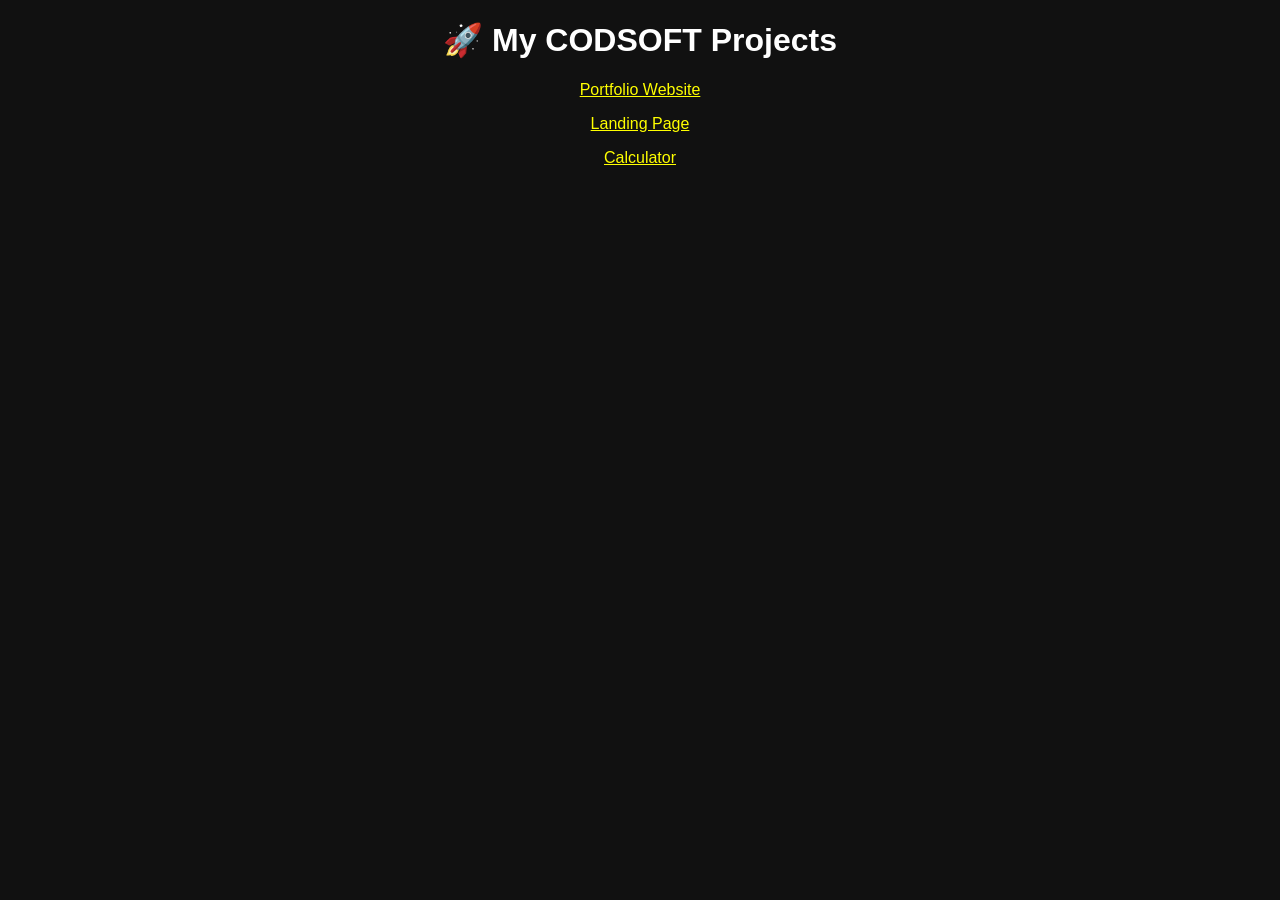
<file: index.html>
<!DOCTYPE html>
<html>
<head>
    <title>My Projects</title>
</head>
<body style="text-align:center; font-family:Arial; background:#111; color:white;">

<h1>🚀 My CODSOFT Projects</h1>

<p><a href="portfolio/index.html" style="color:yellow;">Portfolio Website</a></p>

<p><a href="Landingpage/index.html" style="color:yellow;">Landing Page</a></p>

<p><a href="Basic Web Calculator/index.html" style="color:yellow;">Calculator</a></p>


</body>
</html>
</file>
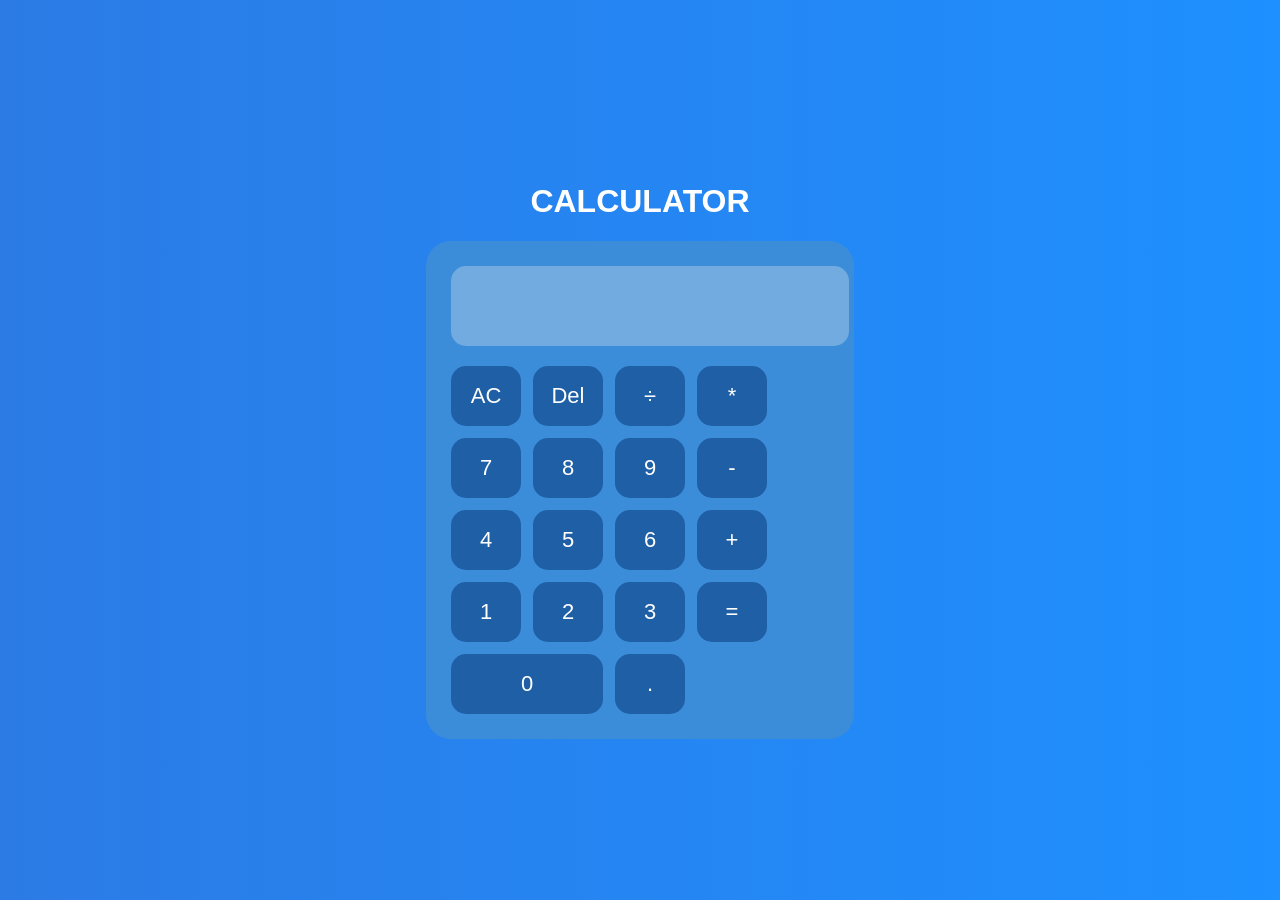
<file: Basic Web Calculator/index.html>
<!--
Project Name: Basic Calculator
Technologies Used: HTML, CSS, JavaScript
Description:
This project is a simple calculator that performs
addition, subtraction, multiplication and division
operations using JavaScript event handling.
-->
<!DOCTYPE html>
<html>

<head>
    <title>Simple Calculator</title>
    <link rel="stylesheet" href="cal.css">
</head>

<body>

    <div class="container">

        <h1>CALCULATOR</h1>

        <div class="calculator">

            <input type="text" id="display" disabled>

            <div class="buttons">
            <button onclick="ClrDis()">AC</button>
            <button onclick="DelLast()">Del</button>
            <button onclick="btnClick('/')">÷</button>
            <button onclick="btnClick('*')">*</button>

            <button onclick="btnClick('7')">7</button>
            <button onclick="btnClick('8')">8</button>
            <button onclick="btnClick('9')">9</button>
            <button onclick="btnClick('-')">-</button>

            <button onclick="btnClick('4')">4</button>
            <button onclick="btnClick('5')">5</button>
            <button onclick="btnClick('6')">6</button>
            <button onclick="btnClick('+')">+</button>

            <button onclick="btnClick('1')">1</button>
            <button onclick="btnClick('2')">2</button>
            <button onclick="btnClick('3')">3</button>
            <button onclick="calculate()">=</button>

            <button onclick="btnClick('0')" class="zero">0</button>
            <button onclick="btnClick('.')">.</button>
            </div>

        </div>

    </div>

<script src="cal.js"></script>

</body>
</html>
</file>
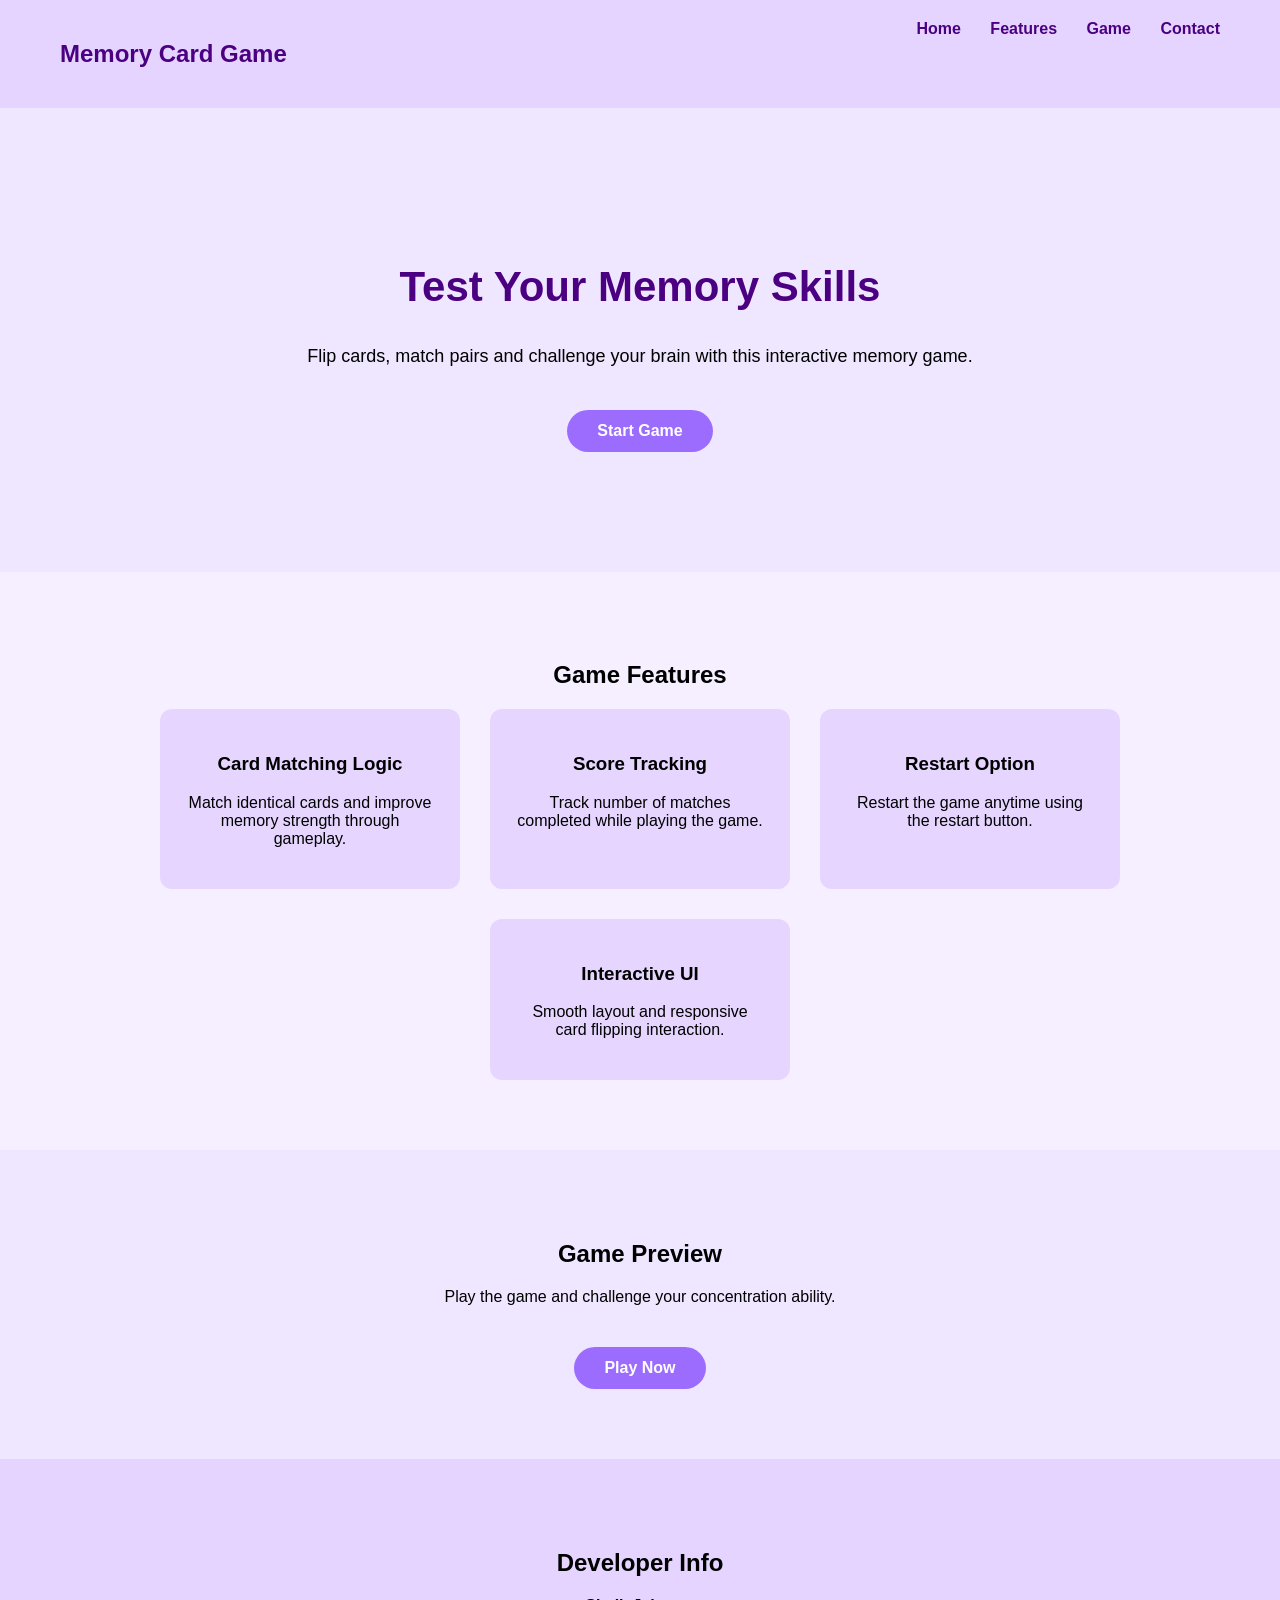
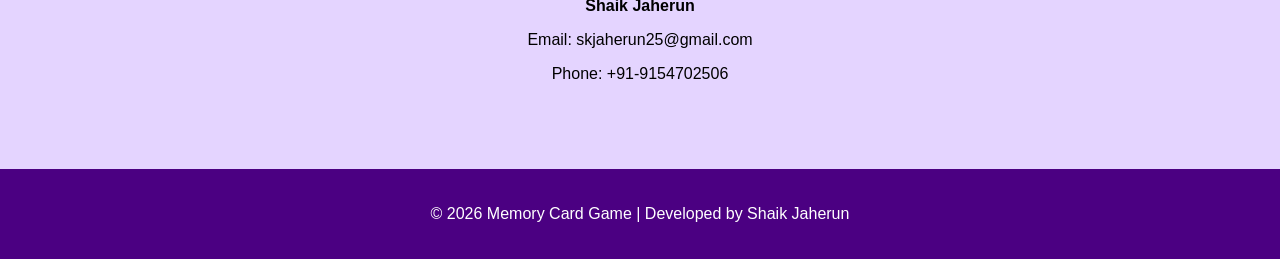
<file: Landingpage/index.html>
<!DOCTYPE html>
<html>

<head>

<title>Memory Card Game</title>

<link rel="stylesheet" href="lp.css">

</head>


<body>


<!-- HEADER -->

<header>

<h2 class="logo">Memory Card Game</h2>

<nav>

<a href="#">Home</a>
<a href="#features">Features</a>
<a href="#game">Game</a>
<a href="#contact">Contact</a>

</nav>

</header>



<!-- HERO SECTION -->

<section class="hero">

<h1>Test Your Memory Skills</h1>

<p>

Flip cards, match pairs and challenge your brain with this interactive memory game.

</p>

<a href="memorycard.html" class="btn">Start Game</a>

</section>



<!-- FEATURES SECTION -->

<section id="features" class="features">

<h2>Game Features</h2>


<div class="feature-container">


<div class="card">

<h3>Card Matching Logic</h3>

<p>

Match identical cards and improve memory strength through gameplay.

</p>

</div>



<div class="card">

<h3>Score Tracking</h3>

<p>

Track number of matches completed while playing the game.

</p>

</div>



<div class="card">

<h3>Restart Option</h3>

<p>

Restart the game anytime using the restart button.

</p>

</div>



<div class="card">

<h3>Interactive UI</h3>

<p>

Smooth layout and responsive card flipping interaction.

</p>

</div>


</div>

</section>



<!-- GAME PREVIEW SECTION -->

<section id="game" class="preview">

<h2>Game Preview</h2>

<p>

Play the game and challenge your concentration ability.

</p>

<a href="memorycard.html" class="btn">Play Now</a>

</section>



<!-- CONTACT SECTION -->

<section id="contact" class="contact">

<h2>Developer Info</h2>

<p><b>Shaik Jaherun</b></p>

<p>Email: skjaherun25@gmail.com</p>

<p>Phone: +91-9154702506</p>

</section>



<!-- FOOTER -->

<footer>

<p>© 2026 Memory Card Game | Developed by Shaik Jaherun</p>

</footer>


</body>

</html>
</file>
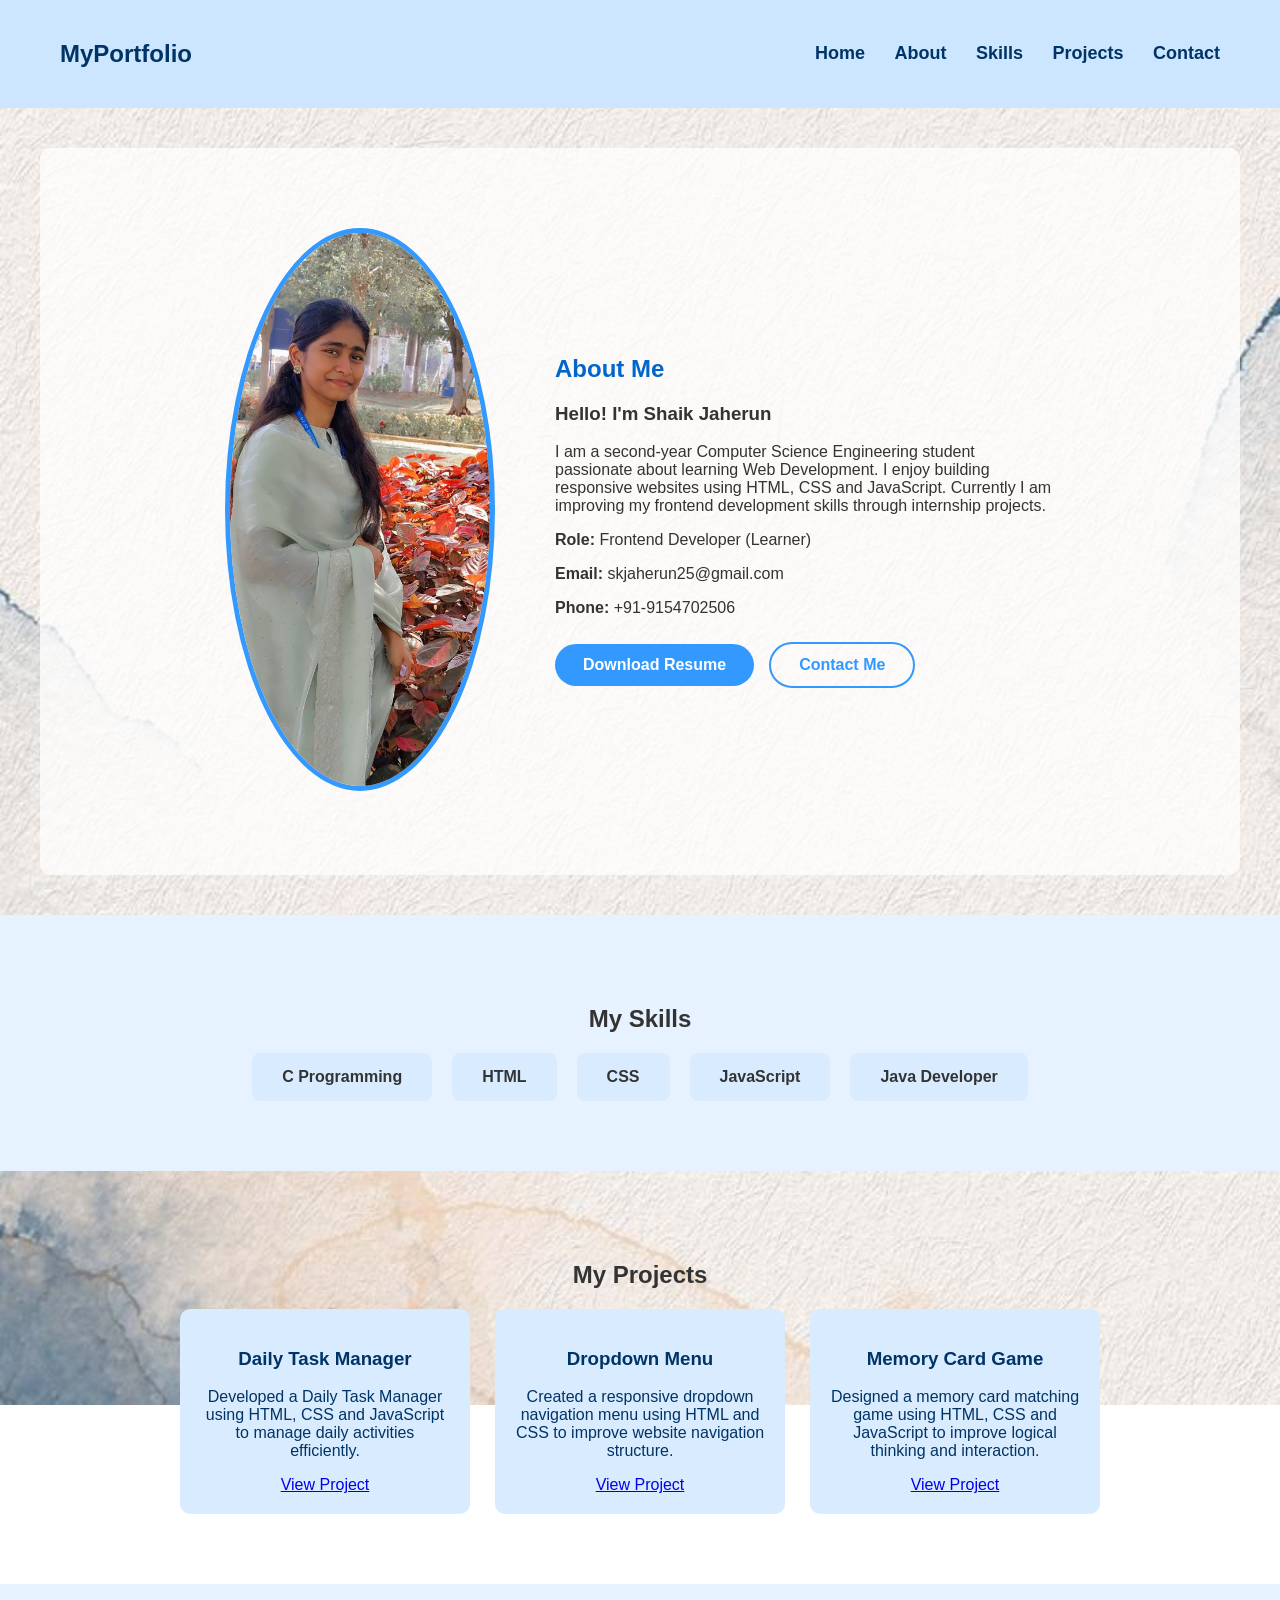
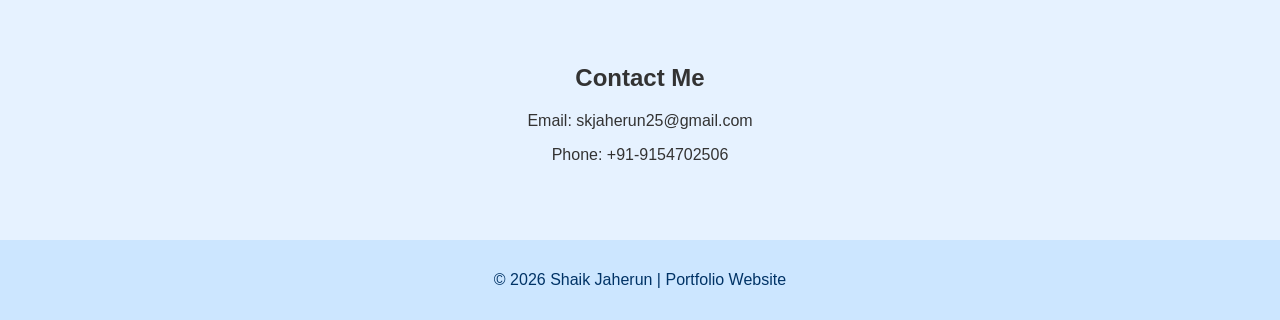
<file: portfolio/index.html>
<!DOCTYPE html>
<html>

<head>

<title>My Portfolio</title>

<link rel="stylesheet" href="pro.css">

</head>


<body>


<!-- HEADER -->

<header>

<div class="logo">

<h2>MyPortfolio</h2>

</div>

<nav>

<a href="#">Home</a>
<a href="#about">About</a>
<a href="#skills">Skills</a>
<a href="#projects">Projects</a>
<a href="#contact">Contact</a>

</nav>

</header>



<!-- ABOUT SECTION -->

<section id="about" class="about">


<div class="about-img">

<img src="mypic project.jpg">

</div>



<div class="about-text">

<h2>About Me</h2>

<h3>Hello! I'm Shaik Jaherun</h3>

<p>

I am a second-year Computer Science Engineering student passionate about learning
Web Development. I enjoy building responsive websites using HTML, CSS and JavaScript.
Currently I am improving my frontend development skills through internship projects.

</p>


<div class="about-details">

<p><b>Role:</b> Frontend Developer (Learner)</p>

<p><b>Email:</b> skjaherun25@gmail.com</p>

<p><b>Phone:</b> +91-9154702506</p>

</div>


<div class="about-buttons">

<a href="resume.pdf" class="btn">Download Resume</a>

<a href="#contact" class="btn contact-btn">Contact Me</a>

</div>


</div>

</section>



<!-- SKILLS SECTION -->

<section id="skills" class="skills">

<h2>My Skills</h2>


<div class="skills-box">

<div class="skill">C Programming</div>
<div class="skill">HTML</div>
<div class="skill">CSS</div>
<div class="skill">JavaScript</div>
<div class="skill">Java Developer</div>

</div>


</section>



<!-- PROJECTS SECTION -->

<section id="projects" class="projects">

<h2 align="center">My Projects</h2>


<div class="projects-container">

<div class="project-card">

<h3>Daily Task Manager</h3>

<p>
Developed a Daily Task Manager using HTML, CSS and JavaScript
to manage daily activities efficiently.
</p>

<a href="https://github.com/shaikjaherun/Dailytaskmanager"
target="_blank" class="project-link">View Project
</a>

</div>

<div class="project-card">

<h3>Dropdown Menu</h3>

<p>
Created a responsive dropdown navigation menu using HTML
and CSS to improve website navigation structure.
</p>

<a href="https://github.com/shaikjaherun/Dropdownmenu"
target="_blank" class="project-link">
View Project
</a>

</div>

<div class="project-card">

<h3>Memory Card Game</h3>

<p>
Designed a memory card matching game using HTML, CSS and JavaScript
to improve logical thinking and interaction.
</p>

<a href="https://github.com/shaikjaherun/Memorycardgame"
target="_blank" class="project-link">View Project
</a>

</div>

</section>



<!-- CONTACT SECTION -->

<section id="contact" class="contact">

<h2>Contact Me</h2>

<p>Email: skjaherun25@gmail.com</p>

<p>Phone: +91-9154702506</p>

</section>



<!-- FOOTER -->

<footer>

<p>© 2026 Shaik Jaherun | Portfolio Website</p>

</footer>



</body>

</html>
</file>
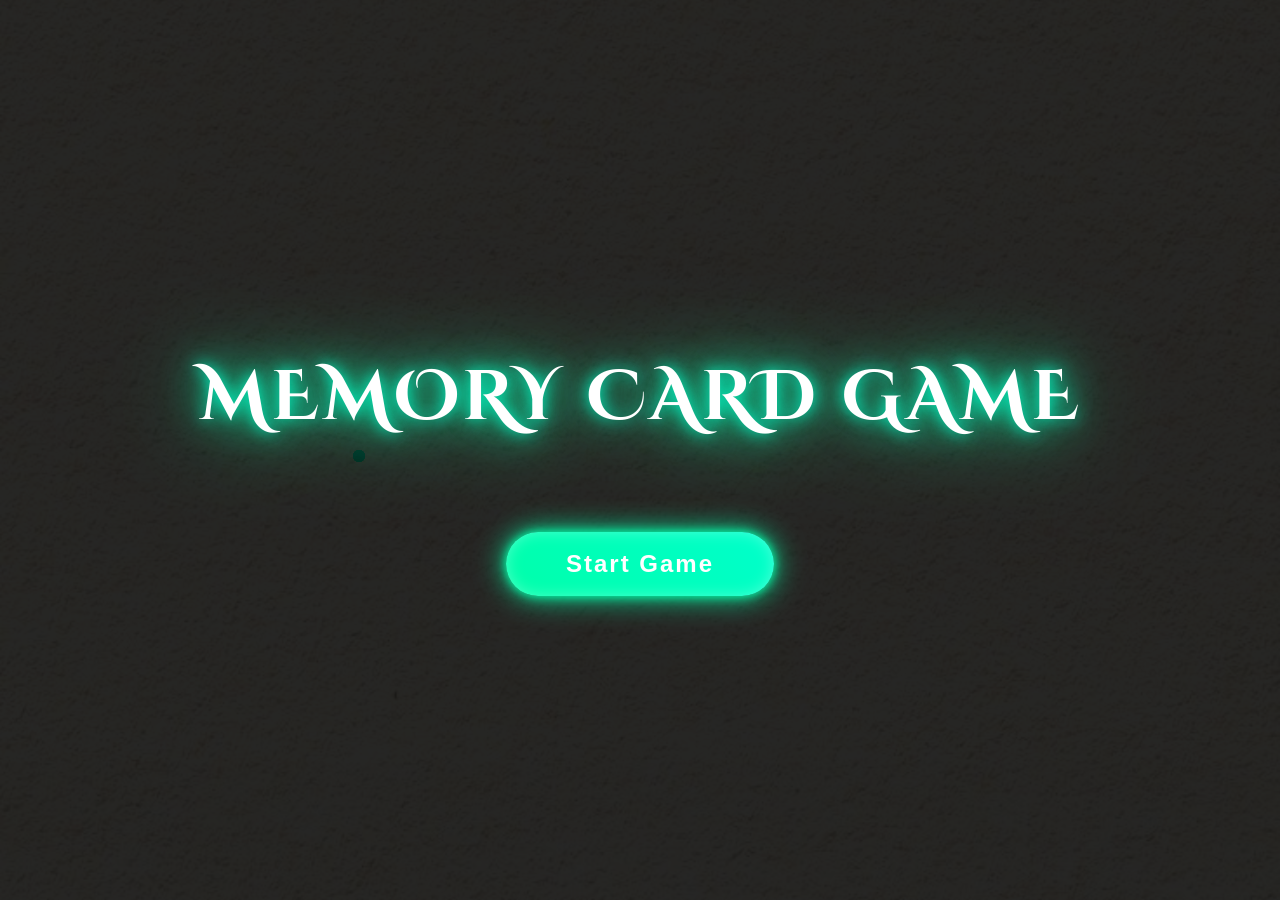
<file: Landingpage/memorycard.html>
<!DOCTYPE html>
<html>

<head>

<title>Memory Card Game</title>

<link rel="stylesheet" href="memorycard.css">

<link href="https://fonts.googleapis.com/css2?family=Cinzel+Decorative:wght@700&display=swap" rel="stylesheet">

</head>

<body>


<!-- FLOATING LIGHTS -->

<div class="lights">

<span></span><span></span><span></span><span></span>
<span></span><span></span><span></span><span></span>

</div>


<!-- START SCREEN -->

<div id="startScreen">

<h1 class="startTitle">MEMORY CARD GAME</h1>

<button class="startBtn" onclick="startGame()">

Start Game

</button>

</div>


<!-- RESTART BUTTON -->

<button id="restartBtn" class="restartBtn" onclick="restartGame()">

Restart Game

</button>


<!-- GAME CONTAINER -->

<div id="gameContainer">

<h1 class="title">Memory Card Game</h1>

<div id="matchCounter">Matches: 0 / 8</div>

<div id="gameBoard"></div>

</div>


<!-- WIN SCREEN -->

<div id="winScreen">

<div class="winBox">

🎉 YOU WON 🎉

<br><br>

<button class="startBtn" onclick="playAgain()">

Play Again

</button>

</div>

</div>


<script src="memorycard.js"></script>

</body>
</html>
</file>
<file: Basic Web Calculator/cal.css>
body {

    margin: 0;
    height: 100vh;
    display: flex;
    justify-content: center;
    align-items: center;

    background: linear-gradient(to right, #2c7be5, #1e90ff);

    font-family: Arial;

}

.container {

    text-align: center;

}

h1 {

    color: white;

}

.calculator {

    background: #3c8dd9;
    padding: 25px;
    border-radius: 25px;

}

#display {

    width: 100%;
    height: 60px;

    font-size: 28px;

    border-radius: 15px;

    border: none;

    margin-bottom: 20px;

    text-align: right;

    padding: 10px;

}

.buttons {

    display: grid;

    grid-template-columns: repeat(4, 70px);

    gap: 12px;

}

button {

    height: 60px;

    font-size: 22px;

    border: none;

    border-radius: 15px;

    background: #1f5fa6;

    color: white;

    cursor: pointer;

}

button:hover {

    background: #341785;

}

.zero {

    grid-column: span 2;

}
</file>
<file: Landingpage/lp.css>
/* BODY */

body{

margin:0;

font-family:Arial;

background:#f6efff;

}



/* HEADER */

header{

display:flex;

justify-content:space-between;

padding:20px 60px;

background:#e4d4ff;

}


.logo{

color:#4b0082;

}


nav a{

text-decoration:none;

margin-left:25px;

color:#4b0082;

font-weight:bold;

}



/* HERO SECTION */

.hero{

text-align:center;

padding:120px 20px;

background:#efe6ff;

}


.hero h1{

font-size:42px;

color:#4b0082;

}


.hero p{

font-size:18px;

margin-top:10px;

}



/* BUTTON */

.btn{

display:inline-block;

margin-top:25px;

padding:12px 30px;

background:#9c6cff;

color:white;

text-decoration:none;

border-radius:25px;

font-weight:bold;

}


.btn:hover{

background:#7a4ddb;

}



/* FEATURES */

.features{

padding:70px;

text-align:center;

}


.feature-container{

display:flex;

justify-content:center;

gap:30px;

flex-wrap:wrap;

}


.card{

background:#e6d6ff;

padding:25px;

width:250px;

border-radius:12px;

transition:0.3s;

}


.card:hover{

transform:translateY(-5px);

}



/* GAME PREVIEW */

.preview{

padding:70px;

text-align:center;

background:#efe6ff;

}



/* CONTACT */

.contact{

padding:70px;

text-align:center;

background:#e4d4ff;

}



/* FOOTER */

footer{

padding:20px;

text-align:center;

background:#4b0082;

color:white;

}



/* MOBILE RESPONSIVE */

@media(max-width:768px){

header{

flex-direction:column;

}


nav{

margin-top:10px;

}


.feature-container{

flex-direction:column;

align-items:center;

}

}
</file>
<file: portfolio/pro.css>
/* SMOOTH SCROLL */

html{
scroll-behavior:smooth;
}


/* BODY BACKGROUND IMAGE */

body{

margin:0;

font-family:Arial;

background-image:url("project\ background.jpg");

background-size:cover;

background-position:center;

background-repeat:no-repeat;

background-attachment:fixed;

color:#333;

}



/* HEADER */

header{

display:flex;

justify-content:space-between;

align-items:center;

padding:20px 60px;

background:#cce6ff;

}


.logo h2{

color:#003366;

}


nav a{

text-decoration:none;

color:#003366;

margin-left:25px;

font-size:18px;

font-weight:bold;

}



/* ABOUT SECTION */

.about{

display:flex;

align-items:center;

justify-content:center;

gap:60px;

padding:80px;

background:rgba(255,255,255,0.75);

border-radius:10px;

margin:40px;

}


.about-img img{

width:260px;

border-radius:50%;

border:5px solid #3399ff;

}


.about-text{

max-width:500px;

}


.about-text h2{

color:#0066cc;

}


.about-details{

margin-top:15px;

}


.about-buttons{

margin-top:25px;

display:flex;

align-items:center;

}



/* BUTTON STYLE */

.btn{

display:inline-block;

padding:12px 28px;

background:#3399ff;

color:white;

text-decoration:none;

border-radius:25px;

font-weight:bold;

transition:0.3s;

}


.btn:hover{

background:#0073e6;

transform:scale(1.05);

}


.contact-btn{

margin-left:15px;

background:transparent;

border:2px solid #3399ff;

color:#3399ff;

}


.contact-btn:hover{

background:#3399ff;

color:white;

}



/* SKILLS SECTION */

.skills{

text-align:center;

padding:70px;

background:#e6f2ff;

}


.skills-box{

display:flex;

justify-content:center;

gap:20px;

flex-wrap:wrap;

}


.skill{

background:#d9ecff;

padding:15px 30px;

border-radius:8px;

font-weight:bold;

}



/* PROJECTS SECTION */

.projects{

padding:70px;

text-align:center;

}


.projects-container{

display:flex;

justify-content:center;

gap:25px;

flex-wrap:wrap;

}


.project-card{

background:#d9ecff;

padding:20px;

width:250px;

border-radius:10px;

color:#003366;

transition:0.3s;

}


/* PROJECT CARD HOVER EFFECT */

.project-card:hover{

transform:translateY(-5px);

box-shadow:0px 6px 20px rgba(0,0,0,0.15);

}



/* CONTACT SECTION */

.contact{

text-align:center;

padding:60px;

background:#e6f2ff;

}



/* FOOTER */

footer{

background:#cce6ff;

text-align:center;

padding:15px;

color:#003366;

}



/* MOBILE RESPONSIVE DESIGN */

@media(max-width:768px){

header{

flex-direction:column;

}


.about{

flex-direction:column;

text-align:center;

}


.skills-box{

flex-direction:column;

}


.projects-container{

flex-direction:column;

align-items:center;

}


.about-buttons{

flex-direction:column;

gap:10px;

}


nav{

margin-top:10px;

}

}
</file>
<file: Landingpage/memorycard.css>
body{

margin:0;
font-family:sans-serif;

background:url("background.jpg") no-repeat center center fixed;
background-size:cover;

height:100vh;

display:flex;
justify-content:center;
align-items:center;

overflow:hidden;

}


/* CENTER GAME CONTENT */

#gameContainer{

display:flex;
flex-direction:column;
align-items:center;

}


/* FLOATING LIGHTS */

.lights span{

position:absolute;

width:12px;
height:12px;

background:#00ffcc;

border-radius:50%;

animation:float 6s linear infinite;

opacity:.6;

}

@keyframes float{

0%{ transform:translateY(100vh); }

100%{ transform:translateY(-10vh); }

}


/* START SCREEN */

#startScreen{

position:fixed;

top:0;
left:0;

width:100%;
height:100%;

background:rgba(0,0,0,.85);

display:flex;

flex-direction:column;

justify-content:center;
align-items:center;

z-index:1000;

color:white;

}


/* START TITLE */

.startTitle{

font-family:'Cinzel Decorative';

font-size:70px;

letter-spacing:4px;

text-shadow:

0px 0px 15px #00ffcc,
0px 0px 40px #00ffaa,
0px 0px 90px #00ffaa;

}


/* BEAUTIFUL START BUTTON */

.startBtn{

margin-top:40px;

padding:18px 60px;

font-size:24px;

font-weight:bold;

letter-spacing:2px;

border:none;

border-radius:50px;

cursor:pointer;

color:white;

background:linear-gradient(45deg,#00ffaa,#00ffcc);

box-shadow:

0px 0px 10px #00ffaa,
0px 0px 30px #00ffaa,
inset 0px 0px 15px rgba(255,255,255,0.3);

transition:0.3s;

}


/* START BUTTON HOVER */

.startBtn:hover{

transform:scale(1.12);

box-shadow:

0px 0px 20px #00ffaa,
0px 0px 50px #00ffaa;

}


/* START BUTTON CLICK EFFECT */

.startBtn:active{

transform:scale(.95);

}


/* GAME TITLE */

.title{

display:none;

font-family:'Cinzel Decorative';

font-size:45px;

color:white;

margin-bottom:5px;

text-shadow:0px 0px 10px black;

}


/* MATCH COUNTER */

#matchCounter{

display:none;

color:white;

font-size:22px;

margin-bottom:10px;

text-shadow:0px 0px 6px black;

}


/* BOARD */

#gameBoard{

display:none;

display:grid;

grid-template-columns:repeat(4,130px);

gap:18px;

justify-content:center;

}


/* CARD */

.card{

width:130px;
height:150px;

perspective:1000px;

cursor:pointer;

}


.inner{

width:100%;
height:100%;

transition:.7s;

transform-style:preserve-3d;

position:relative;

}


.flip{

transform:rotateY(180deg);

}


.front,.back{

position:absolute;

width:100%;
height:100%;

border-radius:20px;

backface-visibility:hidden;

}


.back{

background:

radial-gradient(circle,#00ffaa 25%,transparent 25%),
radial-gradient(circle,#00cc99 25%,transparent 25%);

background-size:25px 25px;

background-position:0 0,12px 12px;

}


.front{

background:white;

transform:rotateY(180deg);

display:flex;

justify-content:center;
align-items:center;

}


.front img{

width:80%;
height:80%;

object-fit:contain;

}


.matched{

box-shadow:

0px 0px 15px lime,
0px 0px 30px lime;

}


/* BEAUTIFUL RESTART BUTTON */

.restartBtn{

display:none;

position:fixed;

top:20px;
left:20px;

padding:12px 28px;

font-size:16px;

font-weight:bold;

border-radius:30px;

border:none;

cursor:pointer;

color:white;

background:linear-gradient(45deg,#ff5f6d,#ffc371);

box-shadow:

0px 0px 10px #ff5f6d,
0px 0px 20px #ffc371;

transition:.3s;

}


.restartBtn:hover{

transform:scale(1.1);

box-shadow:

0px 0px 25px #ff5f6d,
0px 0px 40px #ffc371;

}


/* WIN SCREEN */

#winScreen{

position:fixed;

top:0;
left:0;

width:100%;
height:100%;

background:rgba(0,0,0,.85);

display:none;

justify-content:center;
align-items:center;

}


.winBox{

background:white;

padding:40px;

border-radius:20px;

font-size:30px;

text-align:center;

}
</file>
